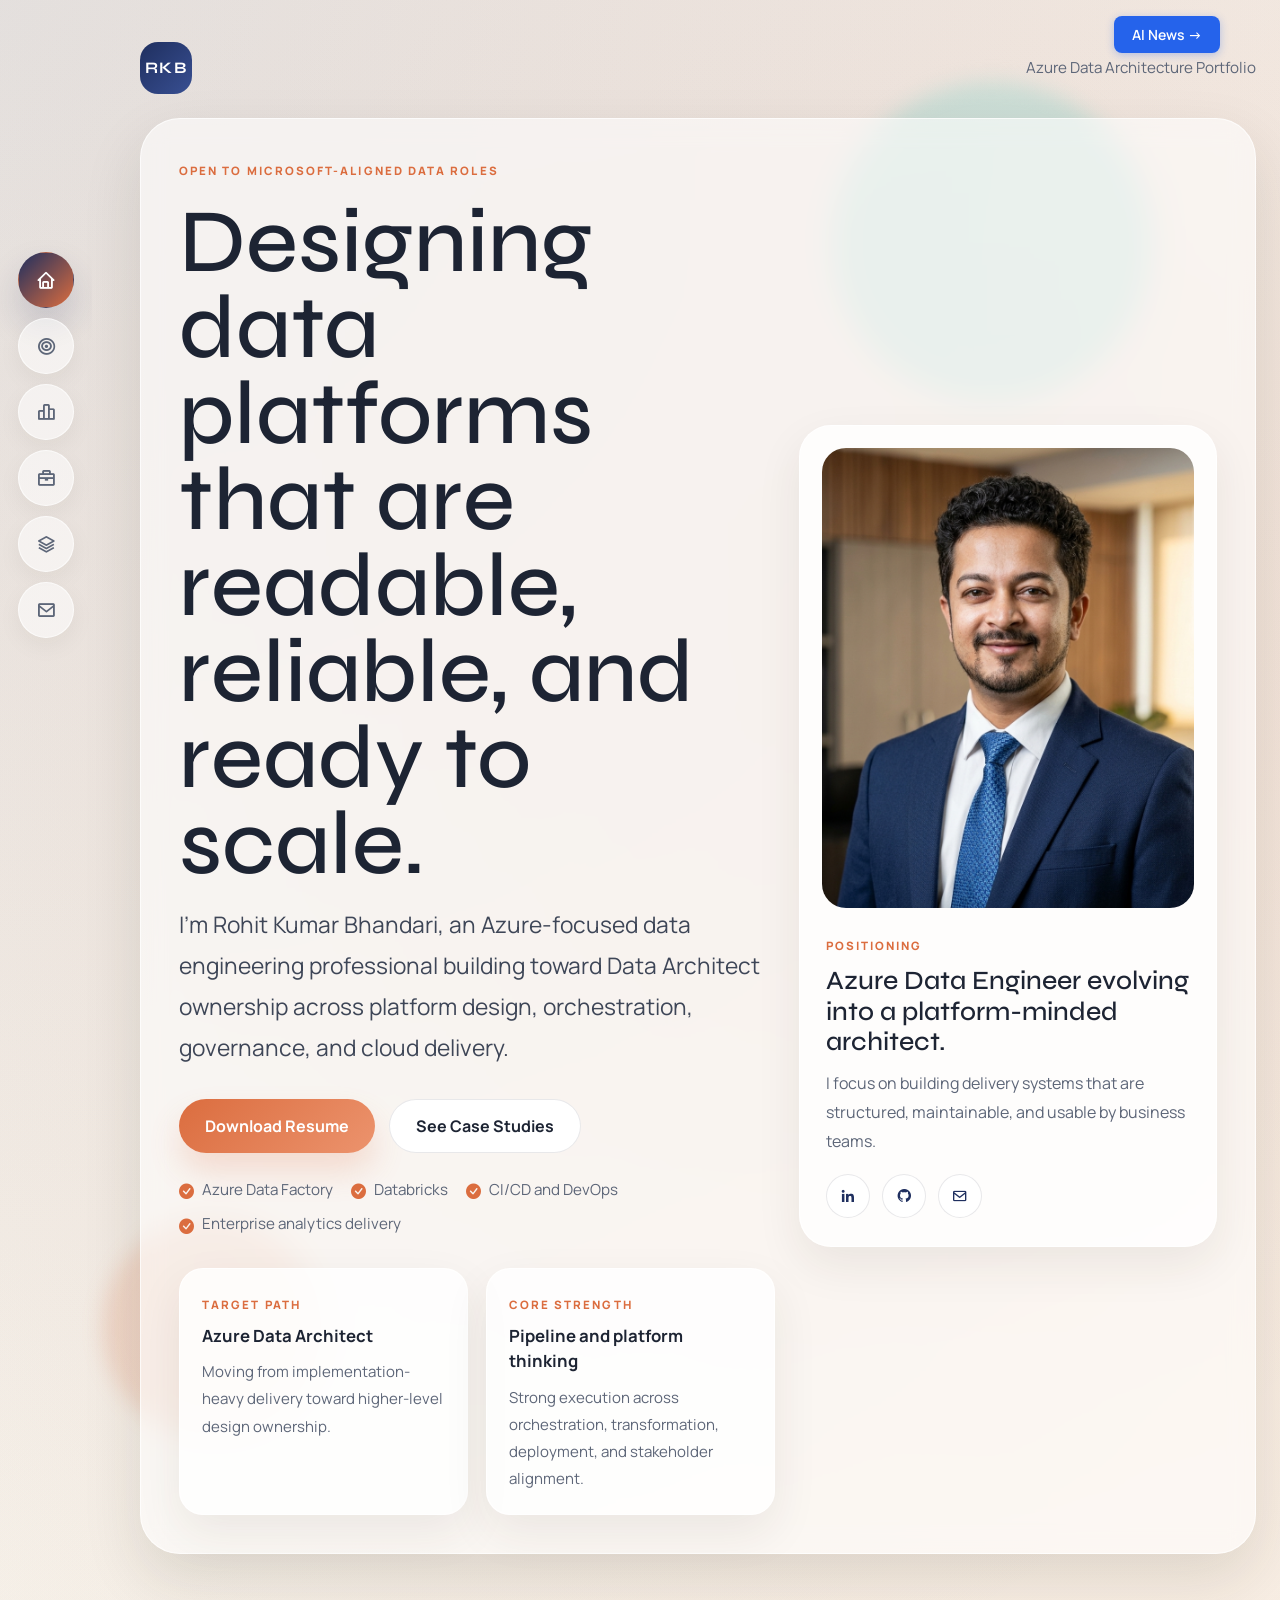
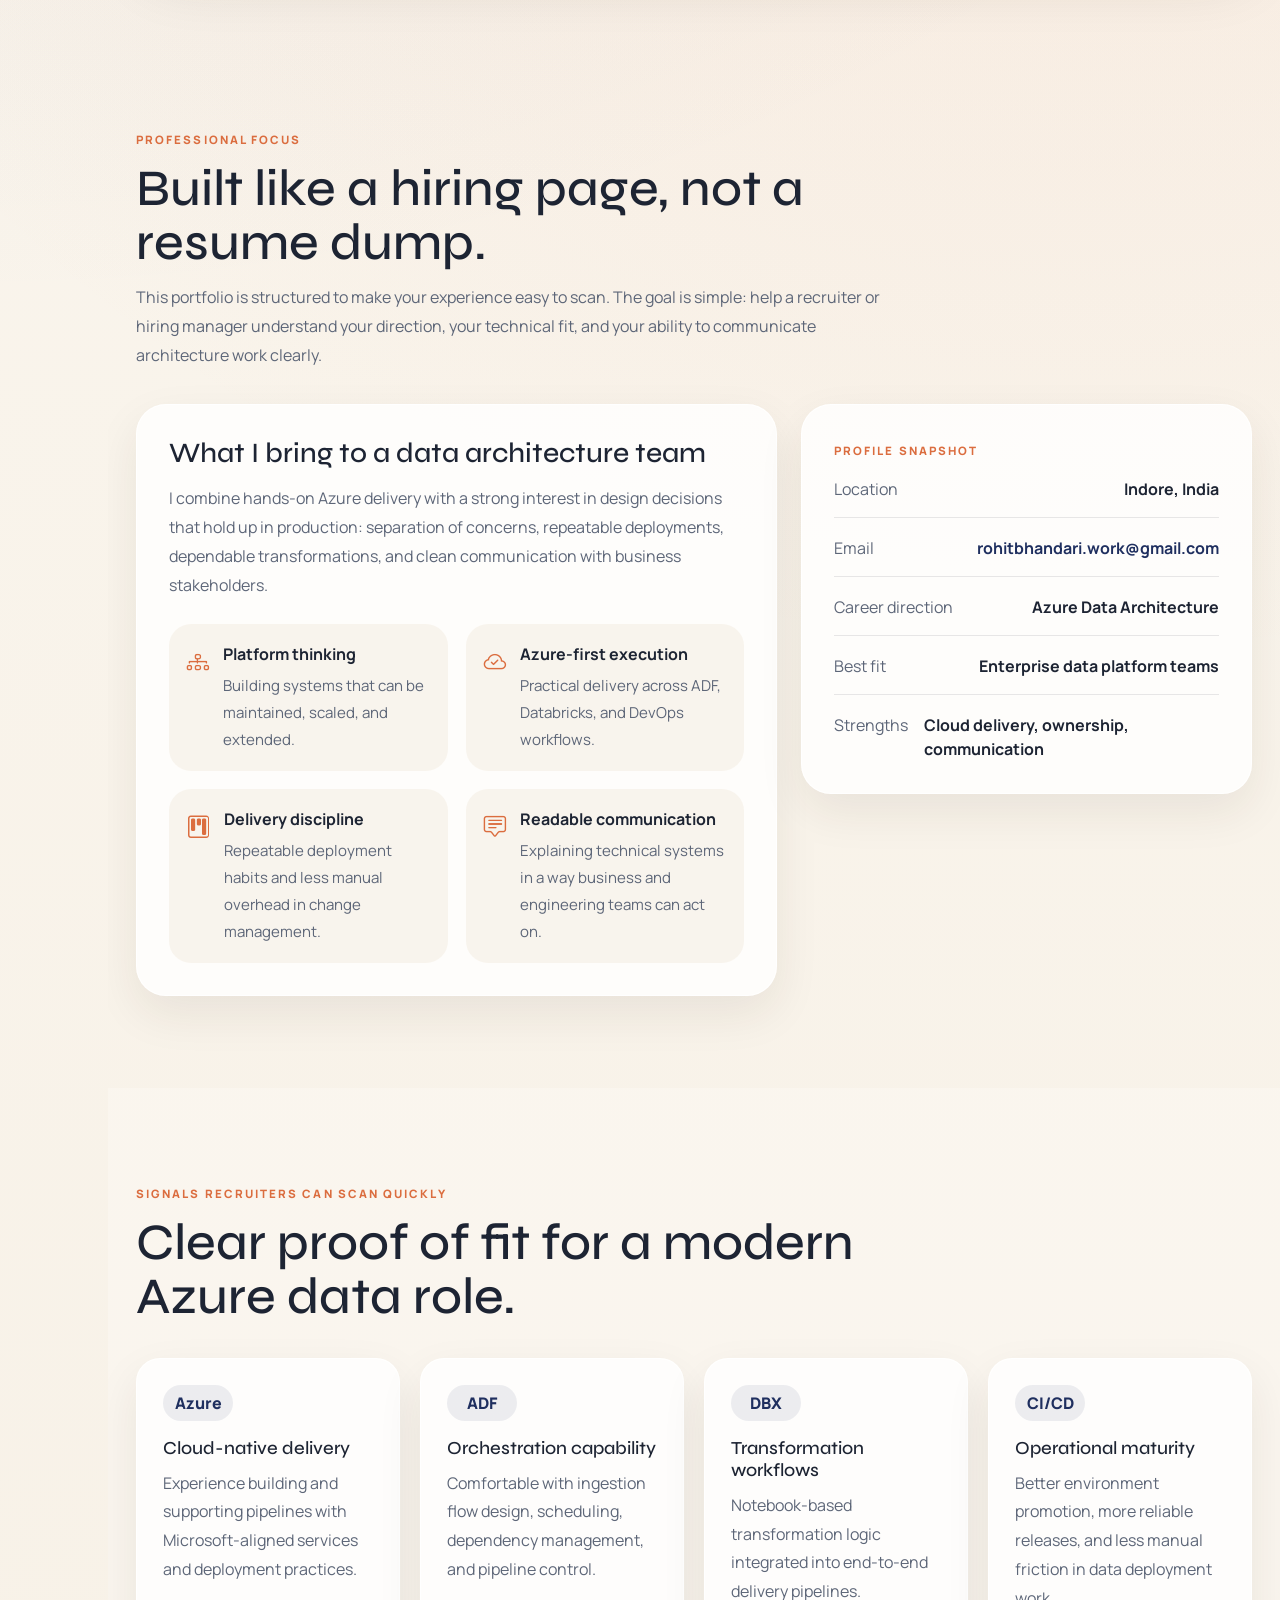
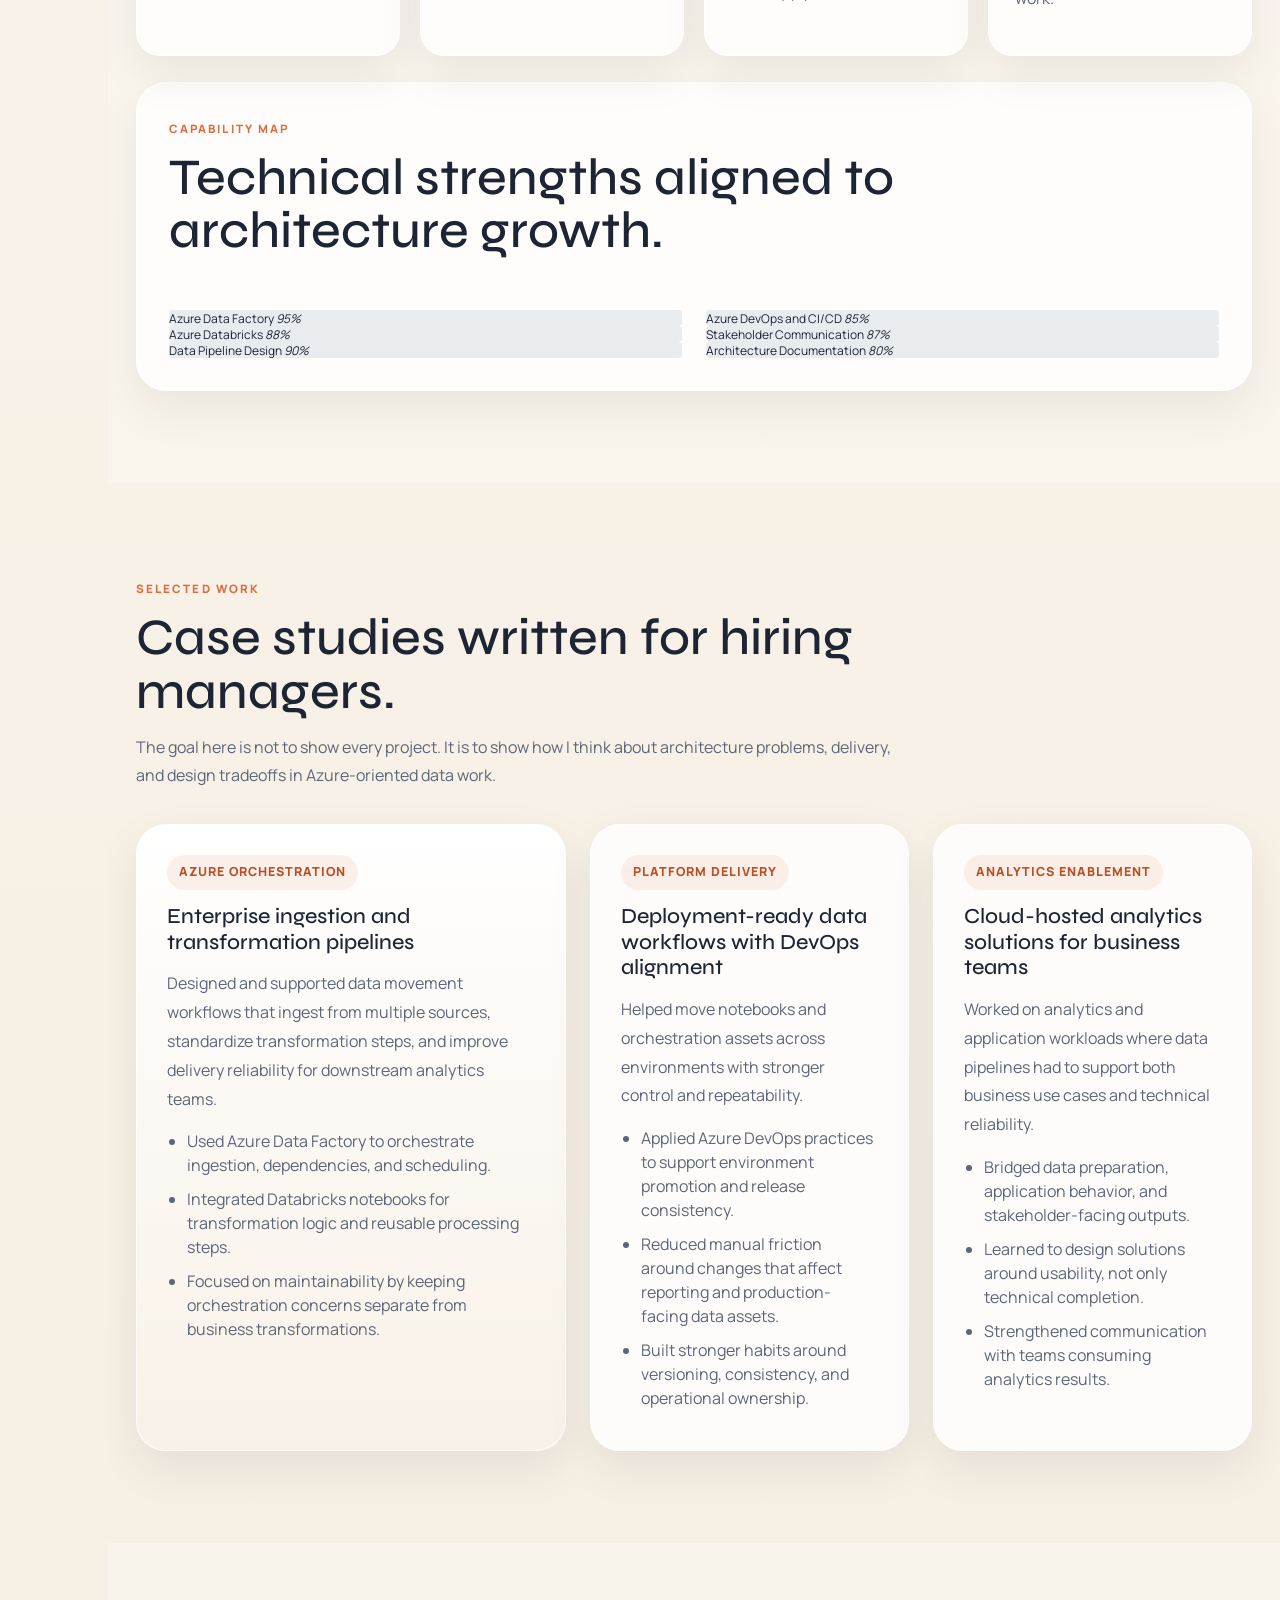
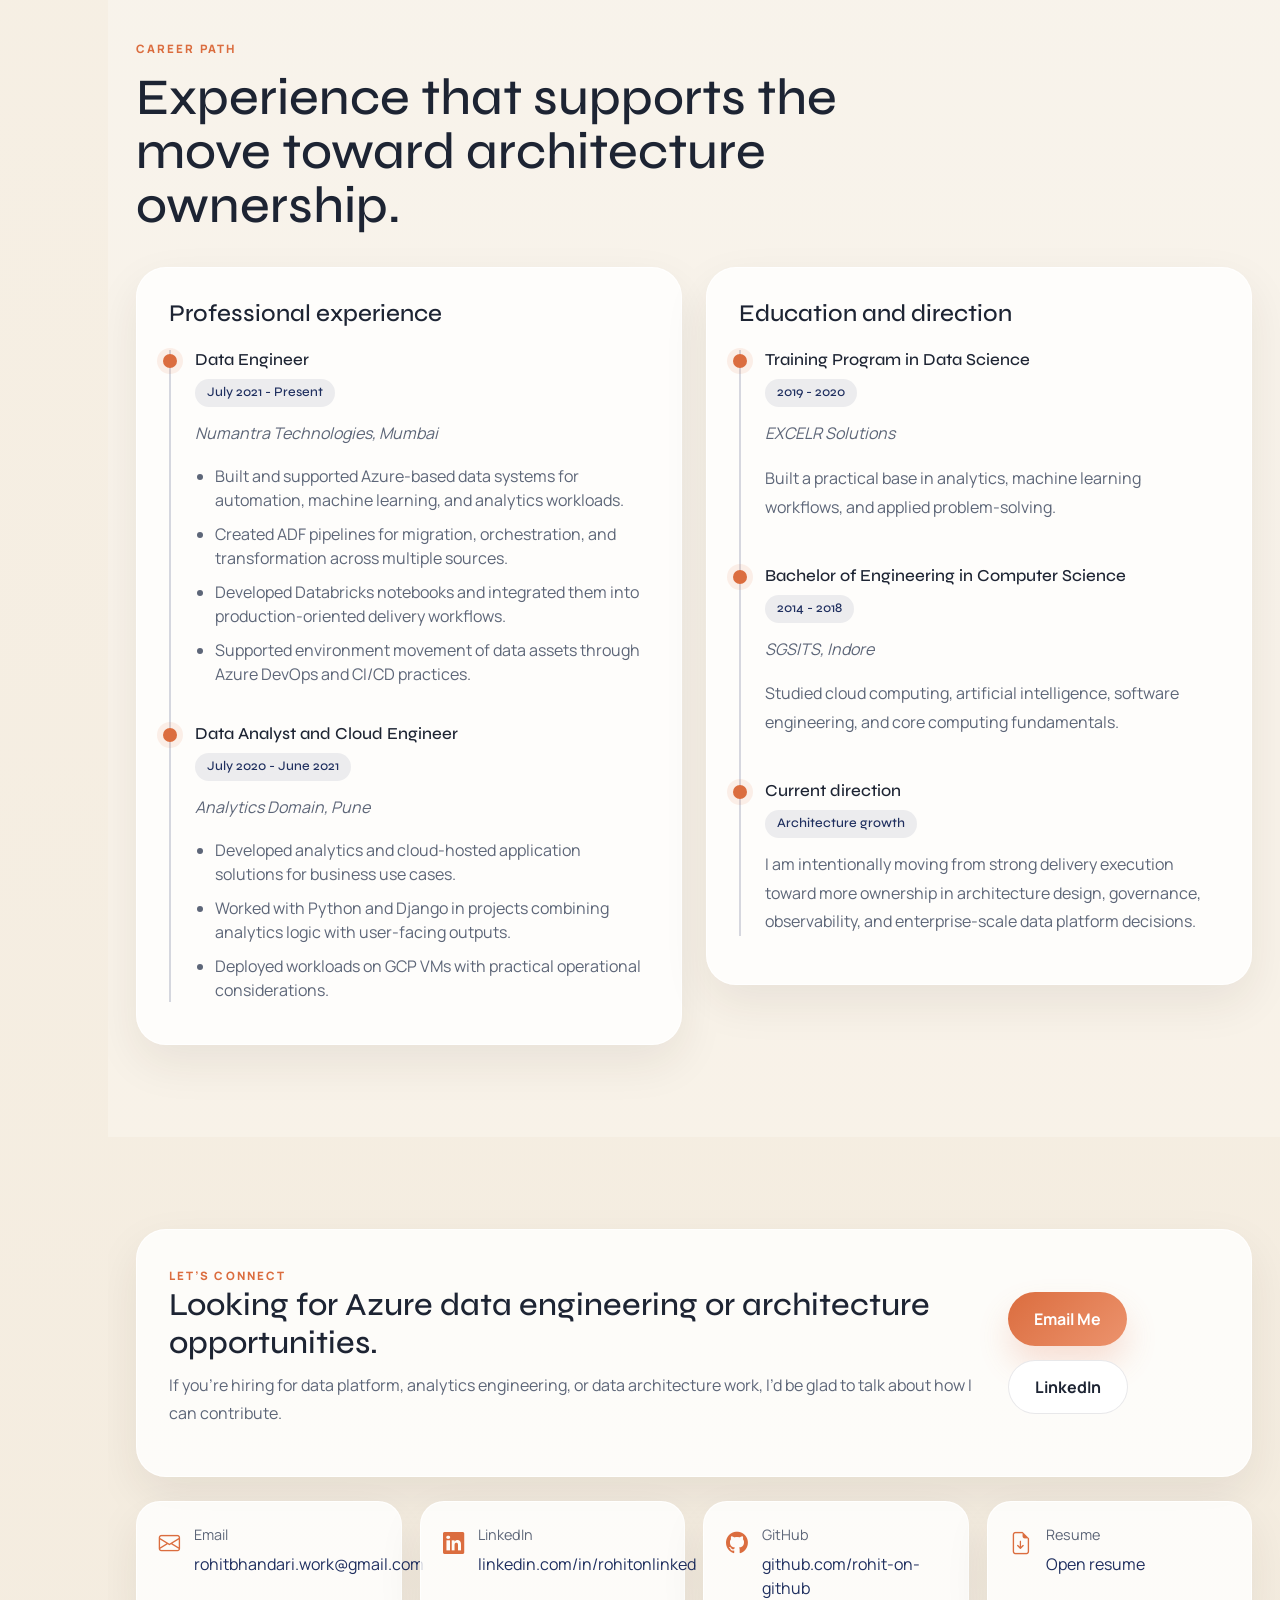
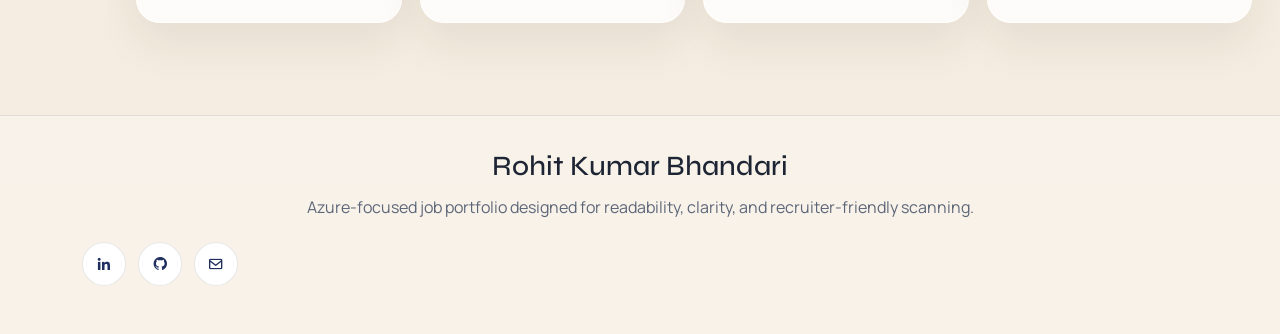
<file: index.html>
<!DOCTYPE html>
<html lang="en">

<head>
  <meta charset="utf-8">
  <meta content="width=device-width, initial-scale=1.0" name="viewport">

  <title>Rohit Kumar Bhandari | Azure Data Architecture Portfolio</title>
  <meta name="description"
    content="Azure-focused data architecture portfolio for Rohit Kumar Bhandari, featuring cloud data platform design, analytics engineering, and enterprise-scale delivery case studies.">
  <meta name="keywords"
    content="Rohit Kumar Bhandari, Azure Data Architect, Data Architecture, Microsoft, Azure Databricks, Azure Data Factory, Data Engineering, Analytics Engineer">

  <link href="assets/img/favicon.png" rel="icon">
  <link href="assets/img/apple-touch-icon.png" rel="apple-touch-icon">

  <link rel="preconnect" href="https://fonts.googleapis.com">
  <link rel="preconnect" href="https://fonts.gstatic.com" crossorigin>
  <link
    href="https://fonts.googleapis.com/css2?family=Manrope:wght@400;500;600;700;800&family=Syne:wght@500;700;800&display=swap"
    rel="stylesheet">

  <link href="assets/vendor/aos/aos.css" rel="stylesheet">
  <link href="assets/vendor/bootstrap/css/bootstrap.min.css" rel="stylesheet">
  <link href="assets/vendor/bootstrap-icons/bootstrap-icons.css" rel="stylesheet">
  <link href="assets/vendor/boxicons/css/boxicons.min.css" rel="stylesheet">
  <link href="assets/css/style.css" rel="stylesheet">
  <style>
    .ai-news-btn {
      position: fixed;
      top: 16px;
      right: 60px;
      z-index: 9999;
      background: #2563eb;
      color: #fff !important;
      padding: 8px 18px;
      border-radius: 8px;
      font-weight: 600;
      font-size: 14px;
      text-decoration: none;
      box-shadow: 0 2px 8px rgba(37,99,235,0.3);
      transition: background 0.2s;
    }
    .ai-news-btn:hover { background: #1d4ed8; }
  </style>
</head>

<body>
  <a href="https://rohitbhandariwork.github.io/news/" class="ai-news-btn" target="_blank" rel="noopener">AI News →</a>
  <i class="bi bi-list mobile-nav-toggle d-xl-none"></i>

  <header id="header" class="d-flex flex-column justify-content-center">
    <nav id="navbar" class="navbar nav-menu">
      <ul>
        <li><a href="#hero" class="nav-link scrollto active"><i class="bx bx-home"></i> <span>Home</span></a></li>
        <li><a href="#focus" class="nav-link scrollto"><i class="bx bx-bullseye"></i> <span>Focus</span></a></li>
        <li><a href="#proof" class="nav-link scrollto"><i class="bx bx-bar-chart-alt-2"></i> <span>Proof</span></a></li>
        <li><a href="#case-studies" class="nav-link scrollto"><i class="bx bx-briefcase"></i> <span>Work</span></a></li>
        <li><a href="#experience" class="nav-link scrollto"><i class="bx bx-layer"></i> <span>Career</span></a></li>
        <li><a href="#contact" class="nav-link scrollto"><i class="bx bx-envelope"></i> <span>Contact</span></a></li>
      </ul>
    </nav>
  </header>

  <section id="hero" class="hero-section d-flex flex-column justify-content-center">
    <div class="hero-orb hero-orb-one"></div>
    <div class="hero-orb hero-orb-two"></div>
    <div class="container" data-aos="fade-up">
      <div class="top-bar">
        <div class="brand-mark">RKB</div>
        <div class="top-bar-copy">Azure Data Architecture Portfolio</div>
      </div>

      <div class="hero-shell">
        <div class="row align-items-center gy-5">
          <div class="col-lg-7">
            <span class="eyebrow">Open to Microsoft-aligned data roles</span>
            <h1>Designing data platforms that are readable, reliable, and ready to scale.</h1>
            <p class="hero-lead">I’m Rohit Kumar Bhandari, an Azure-focused data engineering professional building toward
              Data Architect ownership across platform design, orchestration, governance, and cloud delivery.</p>

            <div class="hero-actions">
              <a class="btn-primary" target="_blank" rel="noreferrer"
                href="https://drive.google.com/open?id=11nFMgU2X_yG72p2U8KCxmMXSmAbnZY7A">Download Resume</a>
              <a class="btn-secondary scrollto" href="#case-studies">See Case Studies</a>
            </div>

            <div class="hero-microcopy">
              <span><i class="bi bi-check-circle-fill"></i> Azure Data Factory</span>
              <span><i class="bi bi-check-circle-fill"></i> Databricks</span>
              <span><i class="bi bi-check-circle-fill"></i> CI/CD and DevOps</span>
              <span><i class="bi bi-check-circle-fill"></i> Enterprise analytics delivery</span>
            </div>

            <div class="hero-stats">
              <article class="mini-card">
                <span class="mini-label">Target path</span>
                <strong>Azure Data Architect</strong>
                <p>Moving from implementation-heavy delivery toward higher-level design ownership.</p>
              </article>
              <article class="mini-card">
                <span class="mini-label">Core strength</span>
                <strong>Pipeline and platform thinking</strong>
                <p>Strong execution across orchestration, transformation, deployment, and stakeholder alignment.</p>
              </article>
            </div>
          </div>

          <div class="col-lg-5">
            <div class="portrait-panel" data-aos="zoom-in" data-aos-delay="120">
              <div class="portrait-frame">
                <img src="assets/img/profile-img.png" alt="Portrait of Rohit Kumar Bhandari" class="img-fluid profile-photo">
              </div>
              <div class="portrait-summary">
                <span class="mini-label">Positioning</span>
                <h2>Azure Data Engineer evolving into a platform-minded architect.</h2>
                <p>I focus on building delivery systems that are structured, maintainable, and usable by business teams.</p>
                <div class="social-links">
                  <a href="https://www.linkedin.com/in/rohitonlinked/" class="linkedin" target="_blank" rel="noreferrer"
                    aria-label="LinkedIn"><i class="bx bxl-linkedin"></i></a>
                  <a href="https://github.com/rohit-on-github" class="github" target="_blank" rel="noreferrer"
                    aria-label="GitHub"><i class="bx bxl-github"></i></a>
                  <a href="mailto:rohitbhandari.work@gmail.com" class="email" aria-label="Email"><i class="bx bx-envelope"></i></a>
                </div>
              </div>
            </div>
          </div>
        </div>
      </div>
    </div>
  </section>

  <main id="main">
    <section id="focus" class="section-shell">
      <div class="container" data-aos="fade-up">
        <div class="section-intro">
          <span class="section-kicker">Professional focus</span>
          <h2>Built like a hiring page, not a resume dump.</h2>
          <p>This portfolio is structured to make your experience easy to scan. The goal is simple: help a recruiter or
            hiring manager understand your direction, your technical fit, and your ability to communicate architecture
            work clearly.</p>
        </div>

        <div class="row g-4">
          <div class="col-lg-7">
            <div class="feature-panel">
              <h3>What I bring to a data architecture team</h3>
              <p>I combine hands-on Azure delivery with a strong interest in design decisions that hold up in production:
                separation of concerns, repeatable deployments, dependable transformations, and clean communication with
                business stakeholders.</p>
              <div class="feature-grid">
                <div class="feature-item">
                  <i class="bi bi-diagram-3"></i>
                  <div>
                    <strong>Platform thinking</strong>
                    <p>Building systems that can be maintained, scaled, and extended.</p>
                  </div>
                </div>
                <div class="feature-item">
                  <i class="bi bi-cloud-check"></i>
                  <div>
                    <strong>Azure-first execution</strong>
                    <p>Practical delivery across ADF, Databricks, and DevOps workflows.</p>
                  </div>
                </div>
                <div class="feature-item">
                  <i class="bi bi-kanban"></i>
                  <div>
                    <strong>Delivery discipline</strong>
                    <p>Repeatable deployment habits and less manual overhead in change management.</p>
                  </div>
                </div>
                <div class="feature-item">
                  <i class="bi bi-chat-square-text"></i>
                  <div>
                    <strong>Readable communication</strong>
                    <p>Explaining technical systems in a way business and engineering teams can act on.</p>
                  </div>
                </div>
              </div>
            </div>
          </div>

          <div class="col-lg-5">
            <div class="identity-panel">
              <span class="mini-label">Profile snapshot</span>
              <div class="fact-stack">
                <div class="fact-row"><span>Location</span><strong>Indore, India</strong></div>
                <div class="fact-row"><span>Email</span><strong><a href="mailto:rohitbhandari.work@gmail.com">rohitbhandari.work@gmail.com</a></strong></div>
                <div class="fact-row"><span>Career direction</span><strong>Azure Data Architecture</strong></div>
                <div class="fact-row"><span>Best fit</span><strong>Enterprise data platform teams</strong></div>
                <div class="fact-row"><span>Strengths</span><strong>Cloud delivery, ownership, communication</strong></div>
              </div>
            </div>
          </div>
        </div>
      </div>
    </section>

    <section id="proof" class="section-shell section-soft">
      <div class="container" data-aos="fade-up">
        <div class="section-intro">
          <span class="section-kicker">Signals recruiters can scan quickly</span>
          <h2>Clear proof of fit for a modern Azure data role.</h2>
        </div>

        <div class="proof-grid">
          <article class="proof-card">
            <span class="proof-value">Azure</span>
            <h3>Cloud-native delivery</h3>
            <p>Experience building and supporting pipelines with Microsoft-aligned services and deployment practices.</p>
          </article>
          <article class="proof-card">
            <span class="proof-value">ADF</span>
            <h3>Orchestration capability</h3>
            <p>Comfortable with ingestion flow design, scheduling, dependency management, and pipeline control.</p>
          </article>
          <article class="proof-card">
            <span class="proof-value">DBX</span>
            <h3>Transformation workflows</h3>
            <p>Notebook-based transformation logic integrated into end-to-end delivery pipelines.</p>
          </article>
          <article class="proof-card">
            <span class="proof-value">CI/CD</span>
            <h3>Operational maturity</h3>
            <p>Better environment promotion, more reliable releases, and less manual friction in data deployment work.</p>
          </article>
        </div>

        <div class="skills-panel">
          <div class="section-intro compact-intro">
            <span class="section-kicker">Capability map</span>
            <h2>Technical strengths aligned to architecture growth.</h2>
          </div>

          <div class="row skills-content g-4">
            <div class="col-lg-6">
              <div class="progress">
                <span class="skill">Azure Data Factory <i class="val">95%</i></span>
                <div class="progress-bar-wrap"><div class="progress-bar" role="progressbar" aria-valuenow="95" aria-valuemin="0" aria-valuemax="100"></div></div>
              </div>
              <div class="progress">
                <span class="skill">Azure Databricks <i class="val">88%</i></span>
                <div class="progress-bar-wrap"><div class="progress-bar" role="progressbar" aria-valuenow="88" aria-valuemin="0" aria-valuemax="100"></div></div>
              </div>
              <div class="progress">
                <span class="skill">Data Pipeline Design <i class="val">90%</i></span>
                <div class="progress-bar-wrap"><div class="progress-bar" role="progressbar" aria-valuenow="90" aria-valuemin="0" aria-valuemax="100"></div></div>
              </div>
            </div>
            <div class="col-lg-6">
              <div class="progress">
                <span class="skill">Azure DevOps and CI/CD <i class="val">85%</i></span>
                <div class="progress-bar-wrap"><div class="progress-bar" role="progressbar" aria-valuenow="85" aria-valuemin="0" aria-valuemax="100"></div></div>
              </div>
              <div class="progress">
                <span class="skill">Stakeholder Communication <i class="val">87%</i></span>
                <div class="progress-bar-wrap"><div class="progress-bar" role="progressbar" aria-valuenow="87" aria-valuemin="0" aria-valuemax="100"></div></div>
              </div>
              <div class="progress">
                <span class="skill">Architecture Documentation <i class="val">80%</i></span>
                <div class="progress-bar-wrap"><div class="progress-bar" role="progressbar" aria-valuenow="80" aria-valuemin="0" aria-valuemax="100"></div></div>
              </div>
            </div>
          </div>
        </div>
      </div>
    </section>

    <section id="case-studies" class="section-shell">
      <div class="container" data-aos="fade-up">
        <div class="section-intro">
          <span class="section-kicker">Selected work</span>
          <h2>Case studies written for hiring managers.</h2>
          <p>The goal here is not to show every project. It is to show how I think about architecture problems, delivery,
            and design tradeoffs in Azure-oriented data work.</p>
        </div>

        <div class="case-study-grid">
          <article class="case-study-card case-study-featured">
            <span class="case-tag">Azure orchestration</span>
            <h3>Enterprise ingestion and transformation pipelines</h3>
            <p class="case-problem">Designed and supported data movement workflows that ingest from multiple sources,
              standardize transformation steps, and improve delivery reliability for downstream analytics teams.</p>
            <ul>
              <li>Used Azure Data Factory to orchestrate ingestion, dependencies, and scheduling.</li>
              <li>Integrated Databricks notebooks for transformation logic and reusable processing steps.</li>
              <li>Focused on maintainability by keeping orchestration concerns separate from business transformations.</li>
            </ul>
          </article>

          <article class="case-study-card">
            <span class="case-tag">Platform delivery</span>
            <h3>Deployment-ready data workflows with DevOps alignment</h3>
            <p class="case-problem">Helped move notebooks and orchestration assets across environments with stronger
              control and repeatability.</p>
            <ul>
              <li>Applied Azure DevOps practices to support environment promotion and release consistency.</li>
              <li>Reduced manual friction around changes that affect reporting and production-facing data assets.</li>
              <li>Built stronger habits around versioning, consistency, and operational ownership.</li>
            </ul>
          </article>

          <article class="case-study-card">
            <span class="case-tag">Analytics enablement</span>
            <h3>Cloud-hosted analytics solutions for business teams</h3>
            <p class="case-problem">Worked on analytics and application workloads where data pipelines had to support both
              business use cases and technical reliability.</p>
            <ul>
              <li>Bridged data preparation, application behavior, and stakeholder-facing outputs.</li>
              <li>Learned to design solutions around usability, not only technical completion.</li>
              <li>Strengthened communication with teams consuming analytics results.</li>
            </ul>
          </article>
        </div>
      </div>
    </section>

    <section id="experience" class="section-shell section-soft">
      <div class="container" data-aos="fade-up">
        <div class="section-intro">
          <span class="section-kicker">Career path</span>
          <h2>Experience that supports the move toward architecture ownership.</h2>
        </div>

        <div class="row g-4">
          <div class="col-lg-6">
            <div class="timeline-panel">
              <h3 class="resume-title">Professional experience</h3>
              <div class="resume-item">
                <h4>Data Engineer</h4>
                <h5>July 2021 - Present</h5>
                <p><em>Numantra Technologies, Mumbai</em></p>
                <ul>
                  <li>Built and supported Azure-based data systems for automation, machine learning, and analytics workloads.</li>
                  <li>Created ADF pipelines for migration, orchestration, and transformation across multiple sources.</li>
                  <li>Developed Databricks notebooks and integrated them into production-oriented delivery workflows.</li>
                  <li>Supported environment movement of data assets through Azure DevOps and CI/CD practices.</li>
                </ul>
              </div>
              <div class="resume-item">
                <h4>Data Analyst and Cloud Engineer</h4>
                <h5>July 2020 - June 2021</h5>
                <p><em>Analytics Domain, Pune</em></p>
                <ul>
                  <li>Developed analytics and cloud-hosted application solutions for business use cases.</li>
                  <li>Worked with Python and Django in projects combining analytics logic with user-facing outputs.</li>
                  <li>Deployed workloads on GCP VMs with practical operational considerations.</li>
                </ul>
              </div>
            </div>
          </div>

          <div class="col-lg-6">
            <div class="timeline-panel">
              <h3 class="resume-title">Education and direction</h3>
              <div class="resume-item">
                <h4>Training Program in Data Science</h4>
                <h5>2019 - 2020</h5>
                <p><em>EXCELR Solutions</em></p>
                <p>Built a practical base in analytics, machine learning workflows, and applied problem-solving.</p>
              </div>
              <div class="resume-item">
                <h4>Bachelor of Engineering in Computer Science</h4>
                <h5>2014 - 2018</h5>
                <p><em>SGSITS, Indore</em></p>
                <p>Studied cloud computing, artificial intelligence, software engineering, and core computing fundamentals.</p>
              </div>
              <div class="resume-item">
                <h4>Current direction</h4>
                <h5>Architecture growth</h5>
                <p>I am intentionally moving from strong delivery execution toward more ownership in architecture design,
                  governance, observability, and enterprise-scale data platform decisions.</p>
              </div>
            </div>
          </div>
        </div>
      </div>
    </section>

    <section id="contact" class="section-shell">
      <div class="container" data-aos="fade-up">
        <div class="contact-banner">
          <div>
            <span class="section-kicker">Let’s connect</span>
            <h2>Looking for Azure data engineering or architecture opportunities.</h2>
            <p>If you’re hiring for data platform, analytics engineering, or data architecture work, I’d be glad to talk
              about how I can contribute.</p>
          </div>
          <div class="contact-actions">
            <a class="btn-primary" href="mailto:rohitbhandari.work@gmail.com">Email Me</a>
            <a class="btn-secondary" target="_blank" rel="noreferrer"
              href="https://www.linkedin.com/in/rohitonlinked/">LinkedIn</a>
          </div>
        </div>

        <div class="contact-grid">
          <div class="contact-item">
            <i class="bi bi-envelope"></i>
            <div>
              <span>Email</span>
              <a href="mailto:rohitbhandari.work@gmail.com">rohitbhandari.work@gmail.com</a>
            </div>
          </div>
          <div class="contact-item">
            <i class="bi bi-linkedin"></i>
            <div>
              <span>LinkedIn</span>
              <a href="https://www.linkedin.com/in/rohitonlinked/" target="_blank" rel="noreferrer">linkedin.com/in/rohitonlinked</a>
            </div>
          </div>
          <div class="contact-item">
            <i class="bi bi-github"></i>
            <div>
              <span>GitHub</span>
              <a href="https://github.com/rohit-on-github" target="_blank" rel="noreferrer">github.com/rohit-on-github</a>
            </div>
          </div>
          <div class="contact-item">
            <i class="bi bi-file-earmark-arrow-down"></i>
            <div>
              <span>Resume</span>
              <a href="https://drive.google.com/open?id=11nFMgU2X_yG72p2U8KCxmMXSmAbnZY7A" target="_blank" rel="noreferrer">Open resume</a>
            </div>
          </div>
        </div>
      </div>
    </section>
  </main>

  <footer id="footer">
    <div class="container">
      <h3>Rohit Kumar Bhandari</h3>
      <p>Azure-focused job portfolio designed for readability, clarity, and recruiter-friendly scanning.</p>
      <div class="social-links">
        <a href="https://www.linkedin.com/in/rohitonlinked/" class="linkedin" target="_blank" rel="noreferrer"><i class="bx bxl-linkedin"></i></a>
        <a href="https://github.com/rohit-on-github" class="github" target="_blank" rel="noreferrer"><i class="bx bxl-github"></i></a>
        <a href="mailto:rohitbhandari.work@gmail.com" class="email"><i class="bx bx-envelope"></i></a>
      </div>
    </div>
  </footer>

  <div id="preloader"></div>
  <a href="#" class="back-to-top d-flex align-items-center justify-content-center"><i class="bi bi-arrow-up-short"></i></a>

  <script src="assets/vendor/aos/aos.js"></script>
  <script src="assets/vendor/bootstrap/js/bootstrap.bundle.min.js"></script>
  <script src="assets/vendor/waypoints/noframework.waypoints.js"></script>
  <script src="assets/js/main.js"></script>
</body>

</html>
</file>
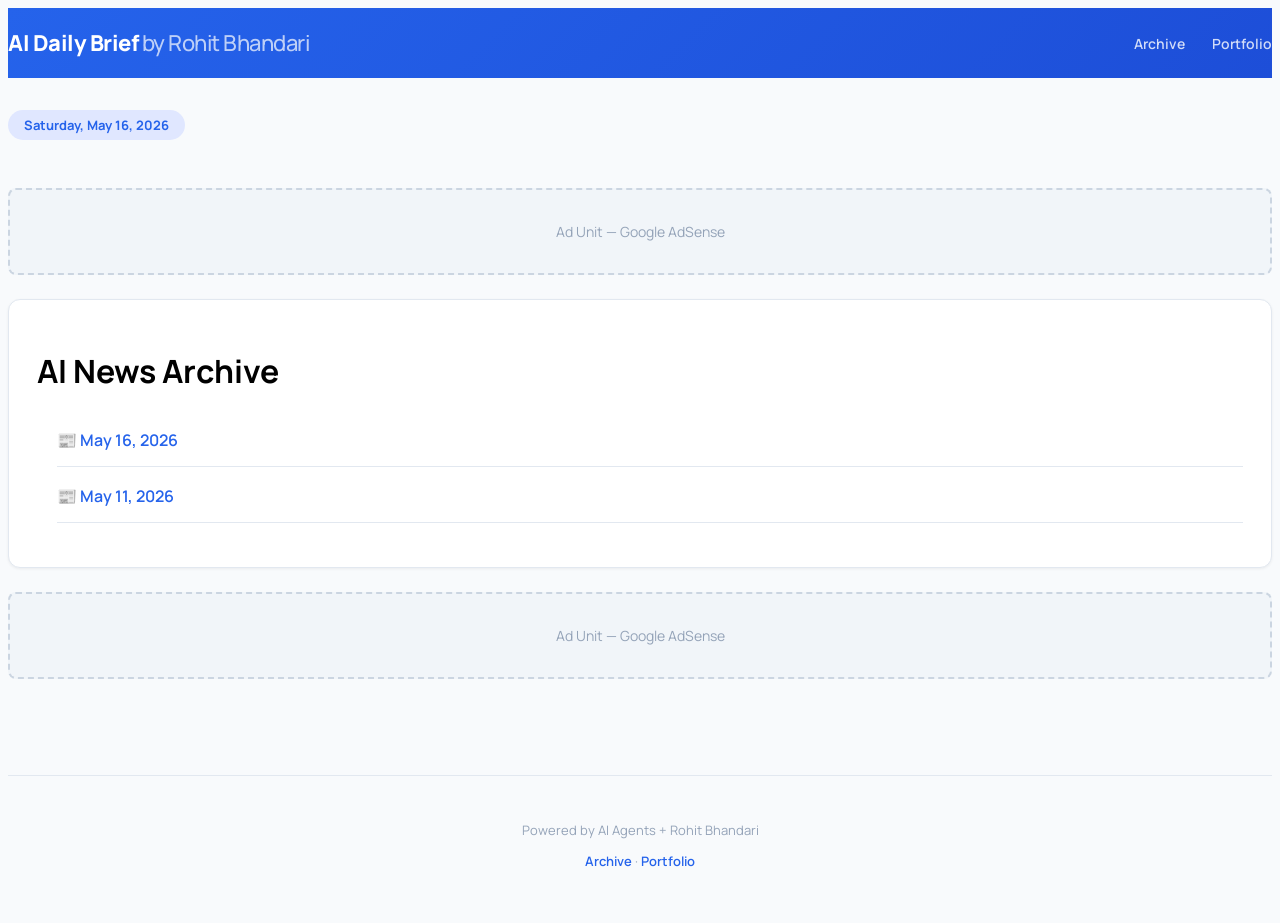
<file: news/index.html>
<!DOCTYPE html>
<html lang="en">
<head>
    <meta charset="UTF-8">
    <meta name="viewport" content="width=device-width, initial-scale=1.0">
    <title>AI Daily Brief — 2026-05-16</title>
    
    <link rel="preconnect" href="https://fonts.googleapis.com">
    <link rel="preconnect" href="https://fonts.gstatic.com" crossorigin>
    <link href="https://fonts.googleapis.com/css2?family=Manrope:wght@400;500;600;700;800&family=Syne:wght@500;700;800&display=swap" rel="stylesheet">
    <link href="https://rohitbhandariwork.github.io/assets/vendor/bootstrap/css/bootstrap.min.css" rel="stylesheet">
    <link href="https://rohitbhandariwork.github.io/assets/vendor/bootstrap-icons/bootstrap-icons.css" rel="stylesheet">
    <link href="https://rohitbhandariwork.github.io/assets/css/style.css" rel="stylesheet">
    <style>
        body { background: #f8fafc; font-family: 'Manrope', sans-serif; }
        .news-header {
            background: linear-gradient(135deg, #2563eb, #1d4ed8);
            color: white;
            padding: 20px 0;
            position: sticky; top: 0; z-index: 1000;
        }
        .news-header .container { display: flex; align-items: center; justify-content: space-between; }
        .news-header .brand { font-size: 22px; font-weight: 800; letter-spacing: -0.5px; }
        .news-header .brand span { opacity: 0.7; font-weight: 500; }
        .news-header nav a { color: rgba(255,255,255,0.8); text-decoration: none; margin-left: 24px; font-size: 14px; font-weight: 600; }
        .news-header nav a:hover { color: #fff; }
        .news-body { padding: 32px 0; }
        .date-badge {
            display: inline-block;
            background: #e0e7ff;
            color: #2563eb;
            padding: 6px 16px;
            border-radius: 20px;
            font-size: 13px;
            font-weight: 700;
            margin-bottom: 24px;
        }
        .news-card {
            background: white;
            border-radius: 12px;
            padding: 28px;
            margin-bottom: 24px;
            box-shadow: 0 1px 3px rgba(0,0,0,0.06);
            border: 1px solid #e2e8f0;
        }
        .news-card h2 { font-size: 22px; font-weight: 700; color: #1a1a1a; margin-bottom: 4px; }
        .news-card .section-label { font-size: 12px; font-weight: 700; text-transform: uppercase; letter-spacing: 1px; color: #2563eb; margin-bottom: 8px; }
        .news-card h3 { font-size: 18px; font-weight: 600; margin: 16px 0 8px; color: #333; }
        .news-card p { font-size: 15px; line-height: 1.7; color: #475569; }
        .news-card ul { padding-left: 20px; }
        .news-card li { font-size: 15px; line-height: 1.7; color: #475569; margin: 4px 0; }
        .news-card hr { border: none; border-top: 1px solid #e2e8f0; margin: 24px 0; }
        .company-badge {
            display: inline-flex; align-items: center; gap: 6px;
            background: #f1f5f9; padding: 2px 12px 2px 6px;
            border-radius: 20px; margin: 0 2px;
        }
        .company-badge .clogo {
            width: 18px; height: 18px; border-radius: 4px; object-fit: contain;
        }
        .company-badge .wiki-link {
            color: #2563eb; text-decoration: none; font-weight: 600; font-size: 14px;
            border-bottom: 1px dashed #93c5fd;
        }
        .company-badge .wiki-link:hover { border-bottom-style: solid; }
        .key-people {
            display: flex; gap: 16px; flex-wrap: wrap; margin: 12px 0;
        }
        .key-person {
            display: flex; align-items: center; gap: 8px;
            background: #f8fafc; padding: 6px 14px 6px 6px;
            border-radius: 24px; border: 1px solid #e2e8f0;
        }
        .key-person img { width: 28px; height: 28px; border-radius: 50%; object-fit: cover; }
        .key-person .name { font-size: 13px; font-weight: 600; color: #333; }
        .key-person .role { font-size: 11px; color: #64748b; }
        .ad-unit {
            background: #f1f5f9; border: 2px dashed #cbd5e1;
            border-radius: 8px; padding: 32px 16px; text-align: center;
            color: #94a3b8; font-size: 14px; margin: 24px 0;
        }
        .news-footer {
            text-align: center; padding: 32px 0; color: #94a3b8;
            font-size: 13px; border-top: 1px solid #e2e8f0; margin-top: 40px;
        }
        .news-footer a { color: #2563eb; text-decoration: none; font-weight: 600; }
        .archive-list { list-style: none; padding: 0; }
        .archive-list li { padding: 12px 0; border-bottom: 1px solid #e2e8f0; }
        .archive-list a { color: #2563eb; text-decoration: none; font-size: 16px; font-weight: 600; }
        .archive-list a:hover { text-decoration: underline; }
        .quick-hits h3 { font-size: 16px; font-weight: 700; color: #2563eb; margin: 20px 0 8px; }
        .quick-hits ul { padding-left: 20px; }
        .quick-hits li { font-size: 14px; margin: 4px 0; color: #475569; }
        @media (max-width: 768px) {
            .news-header nav a { margin-left: 12px; font-size: 12px; }
            .news-card { padding: 20px; }
        }
    </style>
</head>
<body>
    <header class="news-header">
        <div class="container">
            <div class="brand">AI Daily Brief <span>by Rohit Bhandari</span></div>
            <nav>
                <a href="https://rohitbhandariwork.github.io/news">Archive</a>
                <a href="https://rohitbhandariwork.github.io">Portfolio</a>
            </nav>
        </div>
    </header>

    <div class="news-body">
        <div class="container">
            <div class="date-badge">Saturday, May 16, 2026</div>
            <div class="ad-unit">Ad Unit — Google AdSense</div>
            <div class="news-card"><h1>AI News Archive</h1><ul class='archive-list'><li><a href="https://rohitbhandariwork.github.io/news/2026/05/16">📰 May 16, 2026</a></li><li><a href="https://rohitbhandariwork.github.io/news/2026/05/11">📰 May 11, 2026</a></li></ul></div>
            <div class="ad-unit">Ad Unit — Google AdSense</div>
        </div>
    </div>

    <footer class="news-footer">
        <div class="container">
            <p>Powered by AI Agents + Rohit Bhandari</p>
            <p><a href="https://rohitbhandariwork.github.io/news">Archive</a> · <a href="https://rohitbhandariwork.github.io">Portfolio</a></p>
        </div>
    </footer>
</body>
</html>
</file>
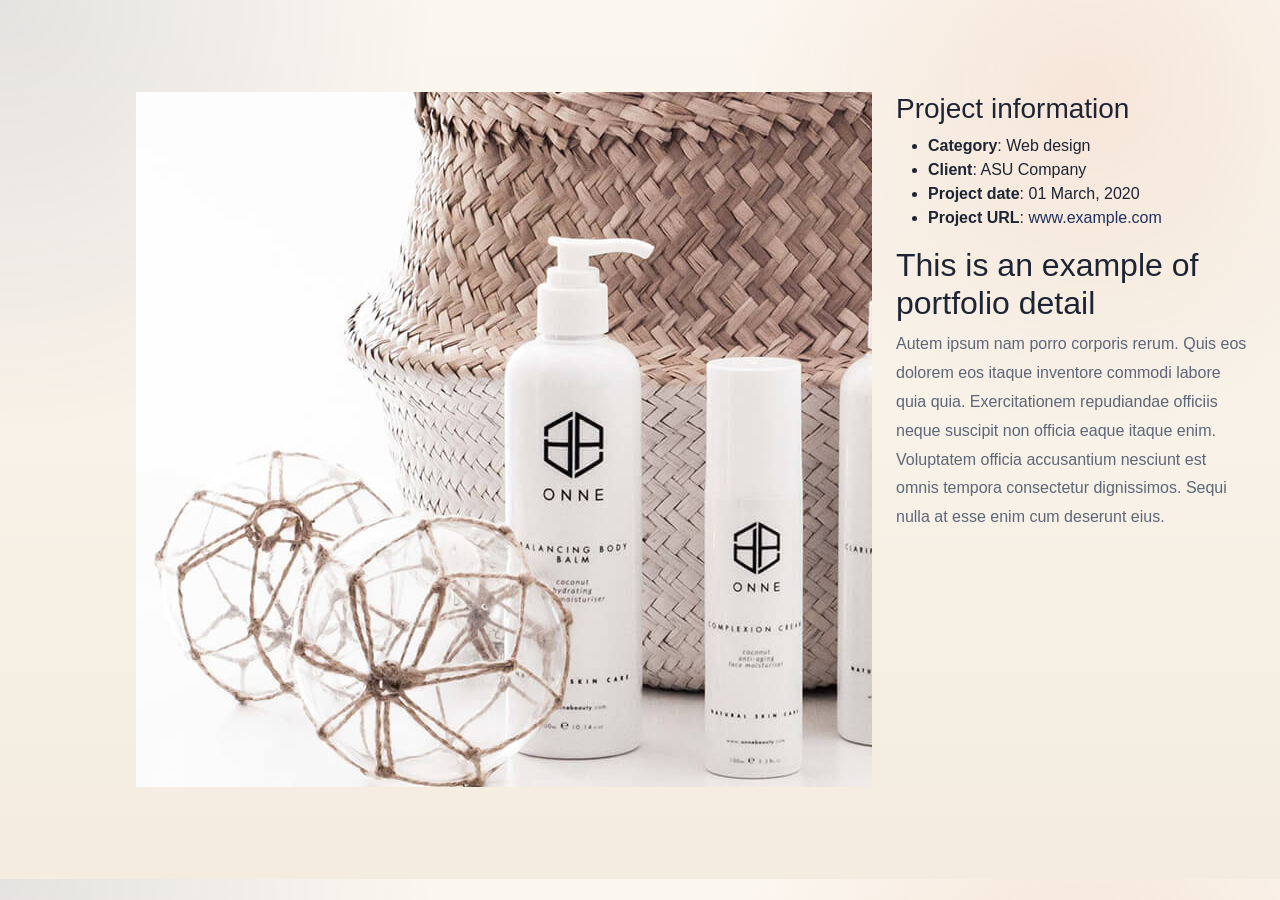
<file: portfolio-details.html>
<!DOCTYPE html>
<html lang="en">

<head>
  <meta charset="utf-8">
  <meta content="width=device-width, initial-scale=1.0" name="viewport">

  <title>Portfolio Details - Personal Bootstrap Template</title>
  <meta content="" name="description">
  <meta content="" name="keywords">

  <!-- Favicons -->
  <link href="assets/img/favicon.png" rel="icon">
  <link href="assets/img/apple-touch-icon.png" rel="apple-touch-icon">

  <!-- Google Fonts -->
  <link href="https://fonts.googleapis.com/css?family=Open+Sans:300,300i,400,400i,600,600i,700,700i|Raleway:300,300i,400,400i,500,500i,600,600i,700,700i|Poppins:300,300i,400,400i,500,500i,600,600i,700,700i" rel="stylesheet">

  <!-- Vendor CSS Files -->
  <link href="assets/vendor/aos/aos.css" rel="stylesheet">
  <link href="assets/vendor/bootstrap/css/bootstrap.min.css" rel="stylesheet">
  <link href="assets/vendor/bootstrap-icons/bootstrap-icons.css" rel="stylesheet">
  <link href="assets/vendor/boxicons/css/boxicons.min.css" rel="stylesheet">
  <link href="assets/vendor/glightbox/css/glightbox.min.css" rel="stylesheet">
  <link href="assets/vendor/swiper/swiper-bundle.min.css" rel="stylesheet">

  <!-- Template Main CSS File -->
  <link href="assets/css/style.css" rel="stylesheet">

  <!-- =======================================================
  * Template Name: MyResume - v4.0.1
  * Template URL: https://bootstrapmade.com/free-html-bootstrap-template-my-resume/
  * Author: BootstrapMade.com
  * License: https://bootstrapmade.com/license/
  ======================================================== -->
</head>

<body>

  <main id="main">

    <!-- ======= Portfolio Details Section ======= -->
    <section id="portfolio-details" class="portfolio-details">
      <div class="container">

        <div class="row gy-4">

          <div class="col-lg-8">
            <div class="portfolio-details-slider swiper-container">
              <div class="swiper-wrapper align-items-center">

                <div class="swiper-slide">
                  <img src="assets/img/portfolio/portfolio-details-1.jpg" alt="">
                </div>

                <div class="swiper-slide">
                  <img src="assets/img/portfolio/portfolio-details-2.jpg" alt="">
                </div>

                <div class="swiper-slide">
                  <img src="assets/img/portfolio/portfolio-details-3.jpg" alt="">
                </div>

              </div>
              <div class="swiper-pagination"></div>
            </div>
          </div>

          <div class="col-lg-4">
            <div class="portfolio-info">
              <h3>Project information</h3>
              <ul>
                <li><strong>Category</strong>: Web design</li>
                <li><strong>Client</strong>: ASU Company</li>
                <li><strong>Project date</strong>: 01 March, 2020</li>
                <li><strong>Project URL</strong>: <a href="#">www.example.com</a></li>
              </ul>
            </div>
            <div class="portfolio-description">
              <h2>This is an example of portfolio detail</h2>
              <p>
                Autem ipsum nam porro corporis rerum. Quis eos dolorem eos itaque inventore commodi labore quia quia. Exercitationem repudiandae officiis neque suscipit non officia eaque itaque enim. Voluptatem officia accusantium nesciunt est omnis tempora consectetur dignissimos. Sequi nulla at esse enim cum deserunt eius.
              </p>
            </div>
          </div>

        </div>

      </div>
    </section><!-- End Portfolio Details Section -->

  </main><!-- End #main -->

  <div id="preloader"></div>
  <a href="#" class="back-to-top d-flex align-items-center justify-content-center"><i class="bi bi-arrow-up-short"></i></a>

  <!-- Vendor JS Files -->
  <script src="assets/vendor/aos/aos.js"></script>
  <script src="assets/vendor/bootstrap/js/bootstrap.bundle.min.js"></script>
  <script src="assets/vendor/glightbox/js/glightbox.min.js"></script>
  <script src="assets/vendor/isotope-layout/isotope.pkgd.min.js"></script>
  <script src="assets/vendor/php-email-form/validate.js"></script>
  <script src="assets/vendor/purecounter/purecounter.js"></script>
  <script src="assets/vendor/swiper/swiper-bundle.min.js"></script>
  <script src="assets/vendor/typed.js/typed.min.js"></script>
  <script src="assets/vendor/waypoints/noframework.waypoints.js"></script>

  <!-- Template Main JS File -->
  <script src="assets/js/main.js"></script>

</body>

</html>
</file>
<file: assets/css/style.css>
:root {
  --bg: #f7f3eb;
  --bg-soft: #efe7d8;
  --surface: rgba(255, 255, 255, 0.82);
  --surface-strong: #ffffff;
  --text: #1d2433;
  --muted: #5d6678;
  --line: rgba(29, 36, 51, 0.1);
  --accent: #db6d3f;
  --accent-dark: #bb4f24;
  --navy: #1f2f5f;
  --teal: #a9d7cf;
  --shadow: 0 25px 60px rgba(45, 39, 26, 0.12);
}

body {
  font-family: "Manrope", sans-serif;
  color: var(--text);
  background:
    radial-gradient(circle at top left, rgba(31, 47, 95, 0.1), transparent 28%),
    radial-gradient(circle at 85% 10%, rgba(219, 109, 63, 0.12), transparent 26%),
    linear-gradient(180deg, #fbf7f0 0%, #f4ecdf 100%);
}

a {
  color: var(--navy);
  text-decoration: none;
}

a:hover {
  color: var(--accent-dark);
}

h1, h2, h3, h4, h5, h6 {
  font-family: "Syne", sans-serif;
  color: var(--text);
}

p {
  color: var(--muted);
  line-height: 1.8;
}

#header {
  position: fixed;
  top: 0;
  left: 0;
  bottom: 0;
  z-index: 9997;
  padding: 18px;
  overflow-y: auto;
}

@media (max-width: 991px) {
  #header {
    width: 300px;
    background: rgba(251, 247, 240, 0.96);
    backdrop-filter: blur(18px);
    left: -300px;
    border-right: 1px solid var(--line);
  }
}

@media (min-width: 992px) {
  #main {
    margin-left: 108px;
  }
}

.nav-menu {
  padding: 0;
  display: block;
}

.nav-menu * {
  margin: 0;
  padding: 0;
  list-style: none;
}

.nav-menu > ul > li {
  position: relative;
  white-space: nowrap;
}

.nav-menu a {
  display: flex;
  align-items: center;
  gap: 10px;
  color: var(--muted);
  padding: 12px 18px;
  margin-bottom: 10px;
  font-size: 15px;
  border-radius: 999px;
  background: rgba(255, 255, 255, 0.55);
  border: 1px solid rgba(255, 255, 255, 0.65);
  min-height: 56px;
  width: 100%;
  overflow: hidden;
  transition: all 0.25s ease;
  box-shadow: 0 8px 24px rgba(45, 39, 26, 0.05);
}

.nav-menu a i {
  font-size: 20px;
}

.nav-menu a span {
  color: inherit;
}

@media (min-width: 992px) {
  .nav-menu a {
    width: 56px;
    justify-content: center;
  }

  .nav-menu a span {
    display: none;
  }
}

.nav-menu a:hover,
.nav-menu .active,
.nav-menu li:hover > a {
  color: #fff;
  background: linear-gradient(135deg, var(--navy) 0%, var(--accent) 100%);
  border-color: transparent;
  box-shadow: 0 18px 35px rgba(31, 47, 95, 0.18);
}

.nav-menu a:hover,
.nav-menu li:hover > a {
  width: 100%;
}

.nav-menu a:hover span,
.nav-menu li:hover > a span {
  display: block;
}

.mobile-nav-toggle {
  position: fixed;
  right: 16px;
  top: 16px;
  z-index: 9998;
  border: 0;
  background: #fff;
  color: var(--text);
  font-size: 28px;
  line-height: 0;
  cursor: pointer;
  border-radius: 999px;
  padding: 16px;
  box-shadow: var(--shadow);
}

.mobile-nav-active {
  overflow: hidden;
}

.mobile-nav-active #header {
  left: 0;
}

.hero-section {
  min-height: 100vh;
  position: relative;
  display: flex;
  align-items: center;
  overflow: hidden;
  padding: 42px 0 80px;
}

@media (min-width: 992px) {
  .hero-section {
    padding-left: 116px;
  }
}

.hero-orb {
  position: absolute;
  border-radius: 50%;
  filter: blur(10px);
}

.hero-orb-one {
  width: 320px;
  height: 320px;
  background: rgba(169, 215, 207, 0.5);
  top: 5%;
  right: 10%;
}

.hero-orb-two {
  width: 220px;
  height: 220px;
  background: rgba(219, 109, 63, 0.18);
  left: 8%;
  bottom: 12%;
}

.top-bar {
  display: flex;
  align-items: center;
  justify-content: space-between;
  gap: 20px;
  margin-bottom: 24px;
}

.brand-mark {
  width: 52px;
  height: 52px;
  display: inline-flex;
  align-items: center;
  justify-content: center;
  border-radius: 18px;
  background: linear-gradient(135deg, var(--navy) 0%, #384f92 100%);
  color: #fff;
  font-family: "Syne", sans-serif;
  font-weight: 700;
  letter-spacing: 0.08em;
}

.top-bar-copy {
  font-size: 0.95rem;
  color: var(--muted);
}

.hero-shell {
  background: rgba(255, 255, 255, 0.58);
  border: 1px solid rgba(255, 255, 255, 0.7);
  border-radius: 40px;
  box-shadow: var(--shadow);
  backdrop-filter: blur(12px);
  padding: 38px;
}

.eyebrow,
.section-kicker,
.mini-label {
  display: inline-block;
  text-transform: uppercase;
  letter-spacing: 0.18em;
  font-size: 0.72rem;
  font-weight: 800;
  color: var(--accent);
}

.hero-section h1 {
  font-size: clamp(2.9rem, 7vw, 5.7rem);
  line-height: 0.96;
  margin: 18px 0 18px;
  max-width: 760px;
}

.hero-lead {
  font-size: clamp(1.1rem, 2vw, 1.42rem);
  color: #3e4657;
  max-width: 720px;
  margin-bottom: 0;
}

.hero-actions {
  display: flex;
  flex-wrap: wrap;
  gap: 14px;
  margin-top: 30px;
}

.btn-primary,
.btn-secondary {
  display: inline-flex;
  align-items: center;
  justify-content: center;
  min-height: 54px;
  padding: 0 26px;
  border-radius: 999px;
  font-weight: 700;
  transition: transform 0.25s ease, box-shadow 0.25s ease;
}

.btn-primary {
  background: linear-gradient(135deg, var(--accent) 0%, #ec936d 100%);
  color: #fff;
  box-shadow: 0 18px 32px rgba(219, 109, 63, 0.2);
}

.btn-secondary {
  background: #fff;
  color: var(--text);
  border: 1px solid var(--line);
}

.btn-primary:hover,
.btn-secondary:hover {
  transform: translateY(-2px);
}

.hero-microcopy {
  display: flex;
  flex-wrap: wrap;
  gap: 12px 18px;
  margin-top: 26px;
}

.hero-microcopy span {
  display: inline-flex;
  align-items: center;
  gap: 8px;
  color: var(--muted);
  font-size: 0.95rem;
}

.hero-microcopy i {
  color: var(--accent);
}

.hero-stats {
  display: grid;
  grid-template-columns: repeat(2, minmax(0, 1fr));
  gap: 18px;
  margin-top: 32px;
}

.mini-card,
.portrait-panel,
.feature-panel,
.identity-panel,
.proof-card,
.skills-panel,
.case-study-card,
.timeline-panel,
.contact-banner,
.contact-item {
  background: rgba(255, 255, 255, 0.8);
  border: 1px solid rgba(255, 255, 255, 0.84);
  box-shadow: 0 18px 46px rgba(45, 39, 26, 0.08);
}

.mini-card {
  border-radius: 24px;
  padding: 22px;
}

.mini-card strong {
  display: block;
  font-size: 1.05rem;
  margin: 8px 0 10px;
}

.mini-card p {
  margin-bottom: 0;
  font-size: 0.94rem;
}

.portrait-panel {
  border-radius: 32px;
  overflow: hidden;
}

.portrait-frame {
  padding: 22px 22px 0;
}

.profile-photo {
  width: 100%;
  height: 460px;
  object-fit: cover;
  object-position: center 20%;
  border-radius: 24px;
}

.portrait-summary {
  padding: 24px 26px 28px;
}

.portrait-summary h2 {
  font-size: 1.65rem;
  line-height: 1.15;
  margin: 10px 0 12px;
}

#hero .social-links,
#footer .social-links {
  display: flex;
  gap: 12px;
  margin-top: 18px;
}

#hero .social-links a,
#footer .social-links a {
  width: 44px;
  height: 44px;
  display: inline-flex;
  align-items: center;
  justify-content: center;
  border-radius: 50%;
  background: #fff;
  color: var(--navy);
  border: 1px solid var(--line);
}

section {
  padding: 92px 0;
  overflow: hidden;
}

.section-shell {
  position: relative;
}

.section-soft {
  background: rgba(255, 255, 255, 0.24);
}

.section-intro {
  max-width: 760px;
  margin-bottom: 34px;
}

.compact-intro {
  margin-bottom: 18px;
}

.section-intro h2 {
  margin: 12px 0 14px;
  font-size: clamp(2rem, 4vw, 3.3rem);
  line-height: 1.05;
}

.feature-panel,
.identity-panel,
.skills-panel,
.timeline-panel,
.contact-banner {
  border-radius: 30px;
  padding: 32px;
}

.feature-panel h3 {
  margin-bottom: 14px;
}

.feature-grid {
  display: grid;
  grid-template-columns: repeat(2, minmax(0, 1fr));
  gap: 18px;
  margin-top: 24px;
}

.feature-item {
  display: flex;
  gap: 14px;
  align-items: flex-start;
  padding: 18px;
  background: rgba(247, 243, 235, 0.86);
  border-radius: 22px;
}

.feature-item i {
  font-size: 1.4rem;
  color: var(--accent);
}

.feature-item strong {
  display: block;
  margin-bottom: 6px;
}

.feature-item p {
  margin-bottom: 0;
  font-size: 0.94rem;
}

.fact-stack {
  display: flex;
  flex-direction: column;
  gap: 18px;
  margin-top: 16px;
}

.fact-row {
  display: flex;
  justify-content: space-between;
  gap: 16px;
  padding-bottom: 16px;
  border-bottom: 1px solid var(--line);
}

.fact-row:last-child {
  border-bottom: 0;
  padding-bottom: 0;
}

.fact-row span {
  color: var(--muted);
}

.proof-grid {
  display: grid;
  grid-template-columns: repeat(4, minmax(0, 1fr));
  gap: 20px;
  margin-bottom: 26px;
}

.proof-card {
  border-radius: 24px;
  padding: 26px;
}

.proof-value {
  display: inline-flex;
  min-width: 70px;
  height: 36px;
  align-items: center;
  justify-content: center;
  border-radius: 999px;
  background: rgba(31, 47, 95, 0.08);
  color: var(--navy);
  font-weight: 800;
  margin-bottom: 16px;
}

.proof-card h3 {
  font-size: 1.15rem;
  margin-bottom: 10px;
}

.skills .progress {
  height: auto;
  display: block;
  background: none;
  margin-bottom: 28px;
  overflow: visible;
}

.skills .progress .skill {
  display: block;
  padding: 0 0 12px;
  margin: 0;
  font-weight: 700;
  color: var(--text);
  line-height: 1.45;
}

.skills .progress .skill .val {
  float: right;
  color: var(--accent);
  font-style: normal;
}

.skills .progress-bar-wrap {
  background: rgba(31, 47, 95, 0.08);
  border-radius: 999px;
  overflow: hidden;
  margin-top: 2px;
}

.skills .progress-bar {
  width: 1px;
  height: 11px;
  transition: width 0.9s ease;
  background: linear-gradient(90deg, var(--navy) 0%, var(--accent) 100%);
  border-radius: 999px;
}

.skills-panel .skills-content {
  margin-top: 28px;
}

.case-study-grid {
  display: grid;
  grid-template-columns: 1.35fr 1fr 1fr;
  gap: 24px;
}

.case-study-card {
  border-radius: 30px;
  padding: 30px;
}

.case-study-featured {
  background: linear-gradient(180deg, #fff 0%, #f8f1e7 100%);
}

.case-tag {
  display: inline-block;
  margin-bottom: 14px;
  padding: 8px 12px;
  border-radius: 999px;
  background: rgba(219, 109, 63, 0.1);
  color: var(--accent-dark);
  font-size: 0.78rem;
  font-weight: 800;
  letter-spacing: 0.08em;
  text-transform: uppercase;
}

.case-study-card h3 {
  font-size: 1.34rem;
  line-height: 1.2;
  margin-bottom: 14px;
}

.case-study-card ul,
.resume-item ul {
  margin: 0;
  padding-left: 20px;
}

.case-study-card li,
.resume-item li {
  color: var(--muted);
  margin-bottom: 10px;
}

.resume-title {
  font-size: 1.5rem;
  margin-bottom: 22px;
}

.resume-item {
  padding: 0 0 28px 24px;
  border-left: 2px solid rgba(31, 47, 95, 0.18);
  position: relative;
}

.resume-item:last-child {
  padding-bottom: 0;
}

.resume-item::before {
  content: "";
  position: absolute;
  width: 14px;
  height: 14px;
  border-radius: 50%;
  left: -8px;
  top: 4px;
  background: var(--accent);
  box-shadow: 0 0 0 6px rgba(219, 109, 63, 0.1);
}

.resume-item h4 {
  font-size: 1.05rem;
  margin-bottom: 8px;
}

.resume-item h5 {
  display: inline-block;
  padding: 6px 12px;
  border-radius: 999px;
  margin-bottom: 12px;
  font-size: 0.82rem;
  background: rgba(31, 47, 95, 0.08);
  color: var(--navy);
}

.contact-banner {
  display: flex;
  justify-content: space-between;
  gap: 26px;
  align-items: center;
  margin-bottom: 24px;
}

.contact-actions {
  display: flex;
  flex-wrap: wrap;
  gap: 14px;
}

.contact-grid {
  display: grid;
  grid-template-columns: repeat(4, minmax(0, 1fr));
  gap: 18px;
}

.contact-item {
  display: flex;
  gap: 14px;
  align-items: flex-start;
  padding: 22px;
  border-radius: 24px;
}

.contact-item i {
  font-size: 1.35rem;
  color: var(--accent);
}

.contact-item span {
  display: block;
  color: var(--muted);
  margin-bottom: 6px;
  font-size: 0.9rem;
}

#footer {
  padding: 34px 0 48px;
  text-align: center;
  border-top: 1px solid var(--line);
  background: rgba(255, 255, 255, 0.3);
}

#footer p {
  margin: 10px auto 20px;
}

.back-to-top {
  position: fixed;
  visibility: hidden;
  opacity: 0;
  right: 18px;
  bottom: 18px;
  z-index: 996;
  width: 44px;
  height: 44px;
  border-radius: 50%;
  background: linear-gradient(135deg, var(--navy) 0%, var(--accent) 100%);
  color: #fff;
  transition: all 0.4s;
}

.back-to-top.active {
  visibility: visible;
  opacity: 1;
}

.back-to-top i {
  font-size: 28px;
  line-height: 0;
}

#preloader {
  position: fixed;
  inset: 0;
  z-index: 9999;
  overflow: hidden;
  background: #fbf7f0;
}

#preloader:before {
  content: "";
  position: fixed;
  top: calc(50% - 30px);
  left: calc(50% - 30px);
  border: 6px solid rgba(31, 47, 95, 0.45);
  border-top-color: transparent;
  border-radius: 50%;
  width: 60px;
  height: 60px;
  animation: animate-preloader 1s linear infinite;
}

@keyframes animate-preloader {
  0% {
    transform: rotate(0deg);
  }

  100% {
    transform: rotate(360deg);
  }
}

@media screen and (max-width: 768px) {
  [data-aos-delay] {
    transition-delay: 0 !important;
  }
}

@media (max-width: 1199px) {
  .proof-grid,
  .contact-grid,
  .case-study-grid {
    grid-template-columns: 1fr 1fr;
  }

  .case-study-featured {
    grid-column: span 2;
  }
}

@media (max-width: 991px) {
  #main {
    margin-left: 0;
  }

  .hero-shell {
    padding: 24px;
    border-radius: 28px;
  }

  .hero-section {
    padding-top: 100px;
  }

  .profile-photo {
    height: 380px;
  }

  .contact-banner {
    flex-direction: column;
    align-items: flex-start;
  }
}

@media (max-width: 767px) {
  section {
    padding: 72px 0;
  }

  .hero-stats,
  .feature-grid,
  .proof-grid,
  .contact-grid,
  .case-study-grid {
    grid-template-columns: 1fr;
  }

  .case-study-featured {
    grid-column: auto;
  }

  .feature-panel,
  .identity-panel,
  .skills-panel,
  .timeline-panel,
  .contact-banner,
  .proof-card,
  .case-study-card,
  .mini-card {
    padding: 22px;
  }

  .top-bar {
    flex-direction: column;
    align-items: flex-start;
  }

  .fact-row {
    flex-direction: column;
  }

  .profile-photo {
    height: 320px;
  }
}
</file>
